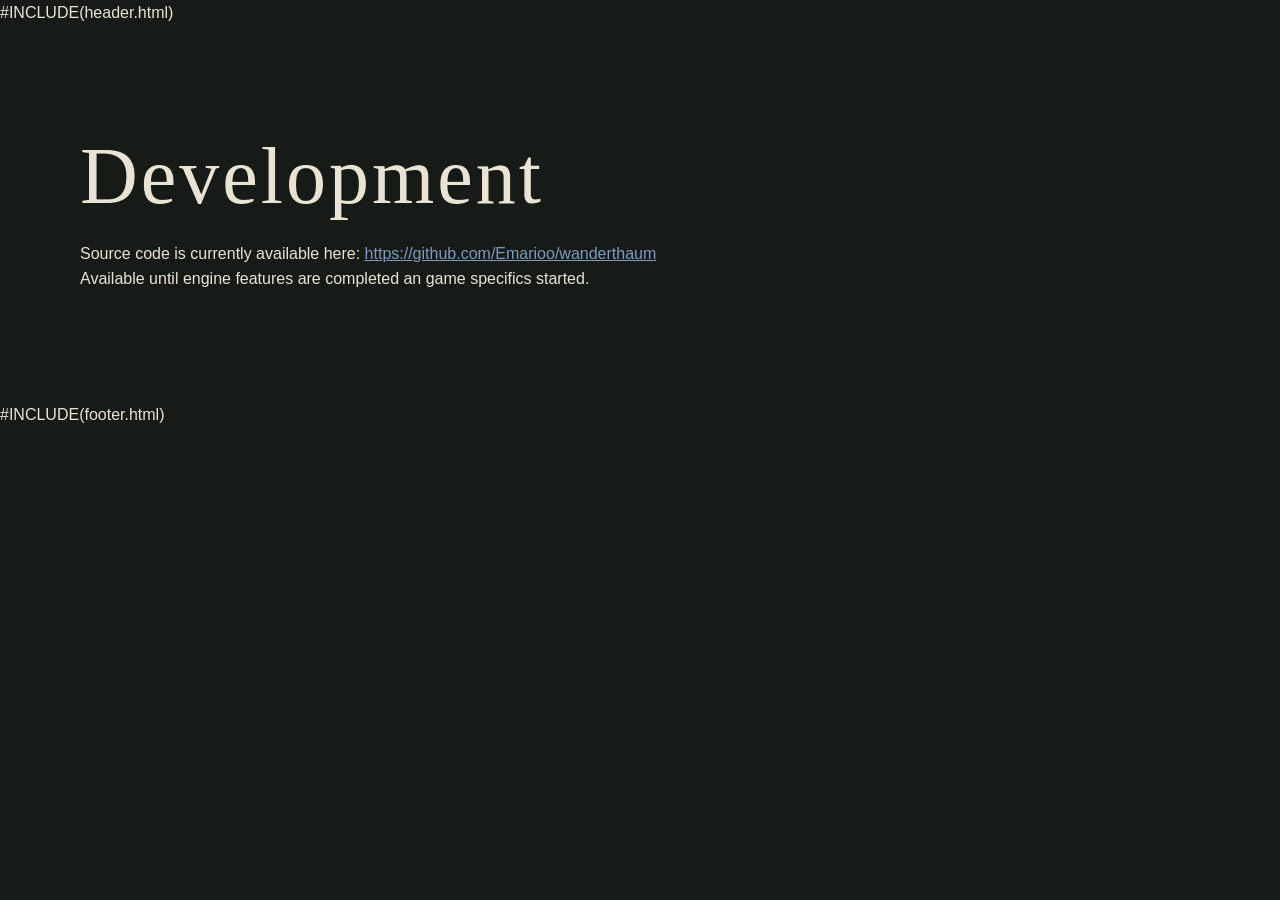
<file: public/dev.html>
<!DOCTYPE html>
<html lang="en">
<head>
    <meta charset="UTF-8">
    <meta name="viewport" content="width=device-width, initial-scale=1.0">
    <meta name="theme-color" content="#171b17">
    <title>Wanderthaum — The Living World</title>
    <meta name="description" content="Wanderthaum is a fantasy adventure about exploration, discovery, and finding your own path.">

    <link rel="apple-touch-icon" sizes="180x180" href="img/favicon_io/apple-touch-icon.png">
    <link rel="icon" type="image/png" sizes="32x32" href="img/favicon_io/favicon-32x32.png">
    <link rel="icon" type="image/png" sizes="16x16" href="img/favicon_io/favicon-16x16.png">
    <link rel="manifest" href="img/favicon_io/site.webmanifest">

    <script src="script.js"></script>
    <link rel="stylesheet" href="style.css">

</head>

<body>

#INCLUDE(header.html)

<main>

    <section class="container">
        
        <h1>Development</h1>
        <p>
        Source code is currently available here: <a href="https://github.com/Emarioo/wanderthaum">https://github.com/Emarioo/wanderthaum</a>
        </p>
        <p>
        Available until engine features are completed an game specifics started.
        </p>

    </section>

</main>

#INCLUDE(footer.html)

</body>
</html>
</file>
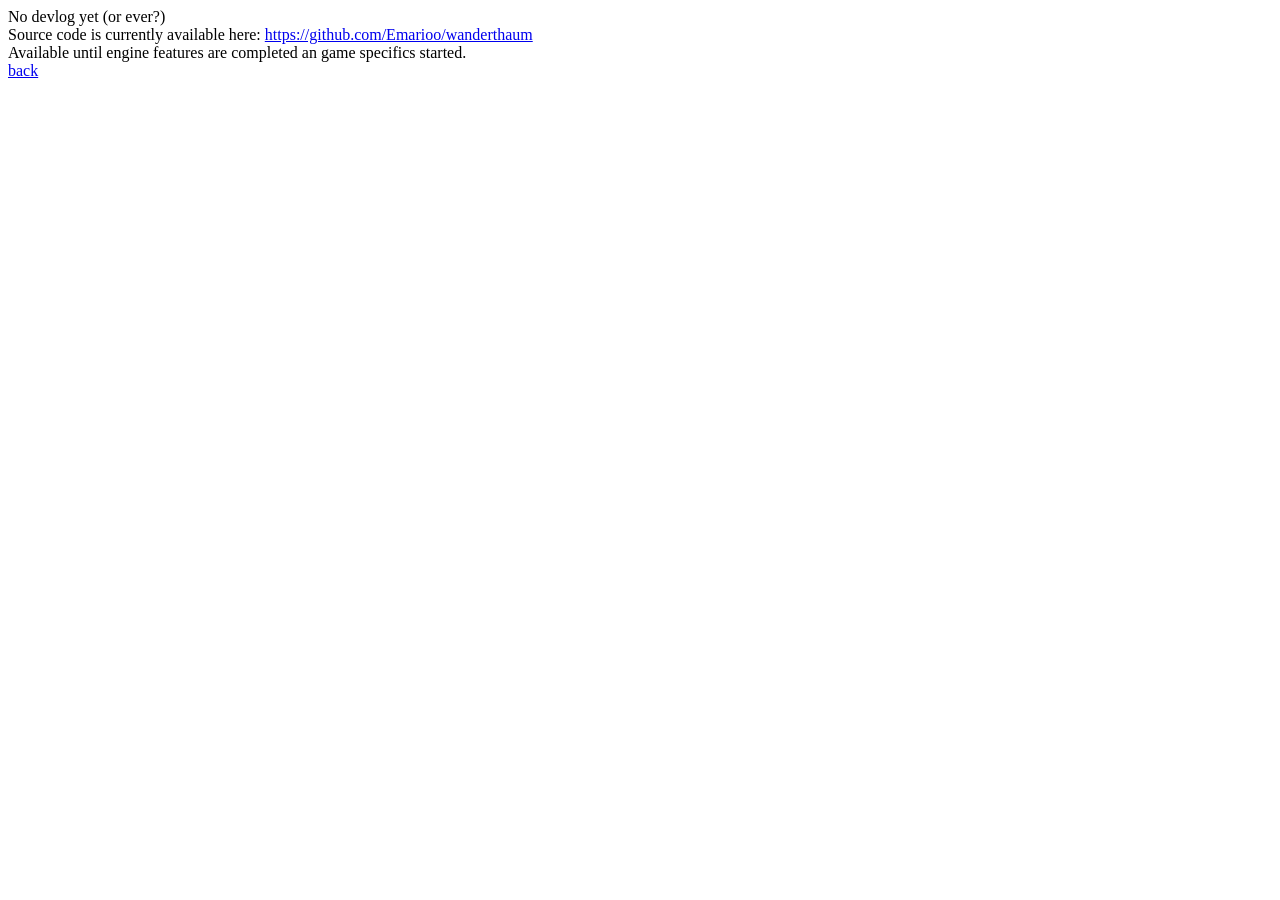
<file: public/devlog.html>
<!DOCTYPE html>
<html lang="en">
<head>
    <meta charset="UTF-8">
    <meta name="viewport" content="width=device-width, initial-scale=1.0">
    <meta name="theme-color" content="#171b17">
    <title>Wanderthaum — The Living World</title>
    <meta name="description" content="Wanderthaum is a fantasy adventure about exploration, discovery, and finding your own path.">

    <link rel="apple-touch-icon" sizes="180x180" href="img/favicon_io/apple-touch-icon.png">
    <link rel="icon" type="image/png" sizes="32x32" href="img/favicon_io/favicon-32x32.png">
    <link rel="icon" type="image/png" sizes="16x16" href="img/favicon_io/favicon-16x16.png">
    <link rel="manifest" href="img/favicon_io/site.webmanifest">

</head>
<body>

No devlog yet (or ever?)  <br>

Source code is currently available here: <a href="https://github.com/Emarioo/wanderthaum">https://github.com/Emarioo/wanderthaum</a>   <br>

Available until engine features are completed an game specifics started.  <br>


<a href="index.html" class="logo">back</a>

</body>
</html>
</file>
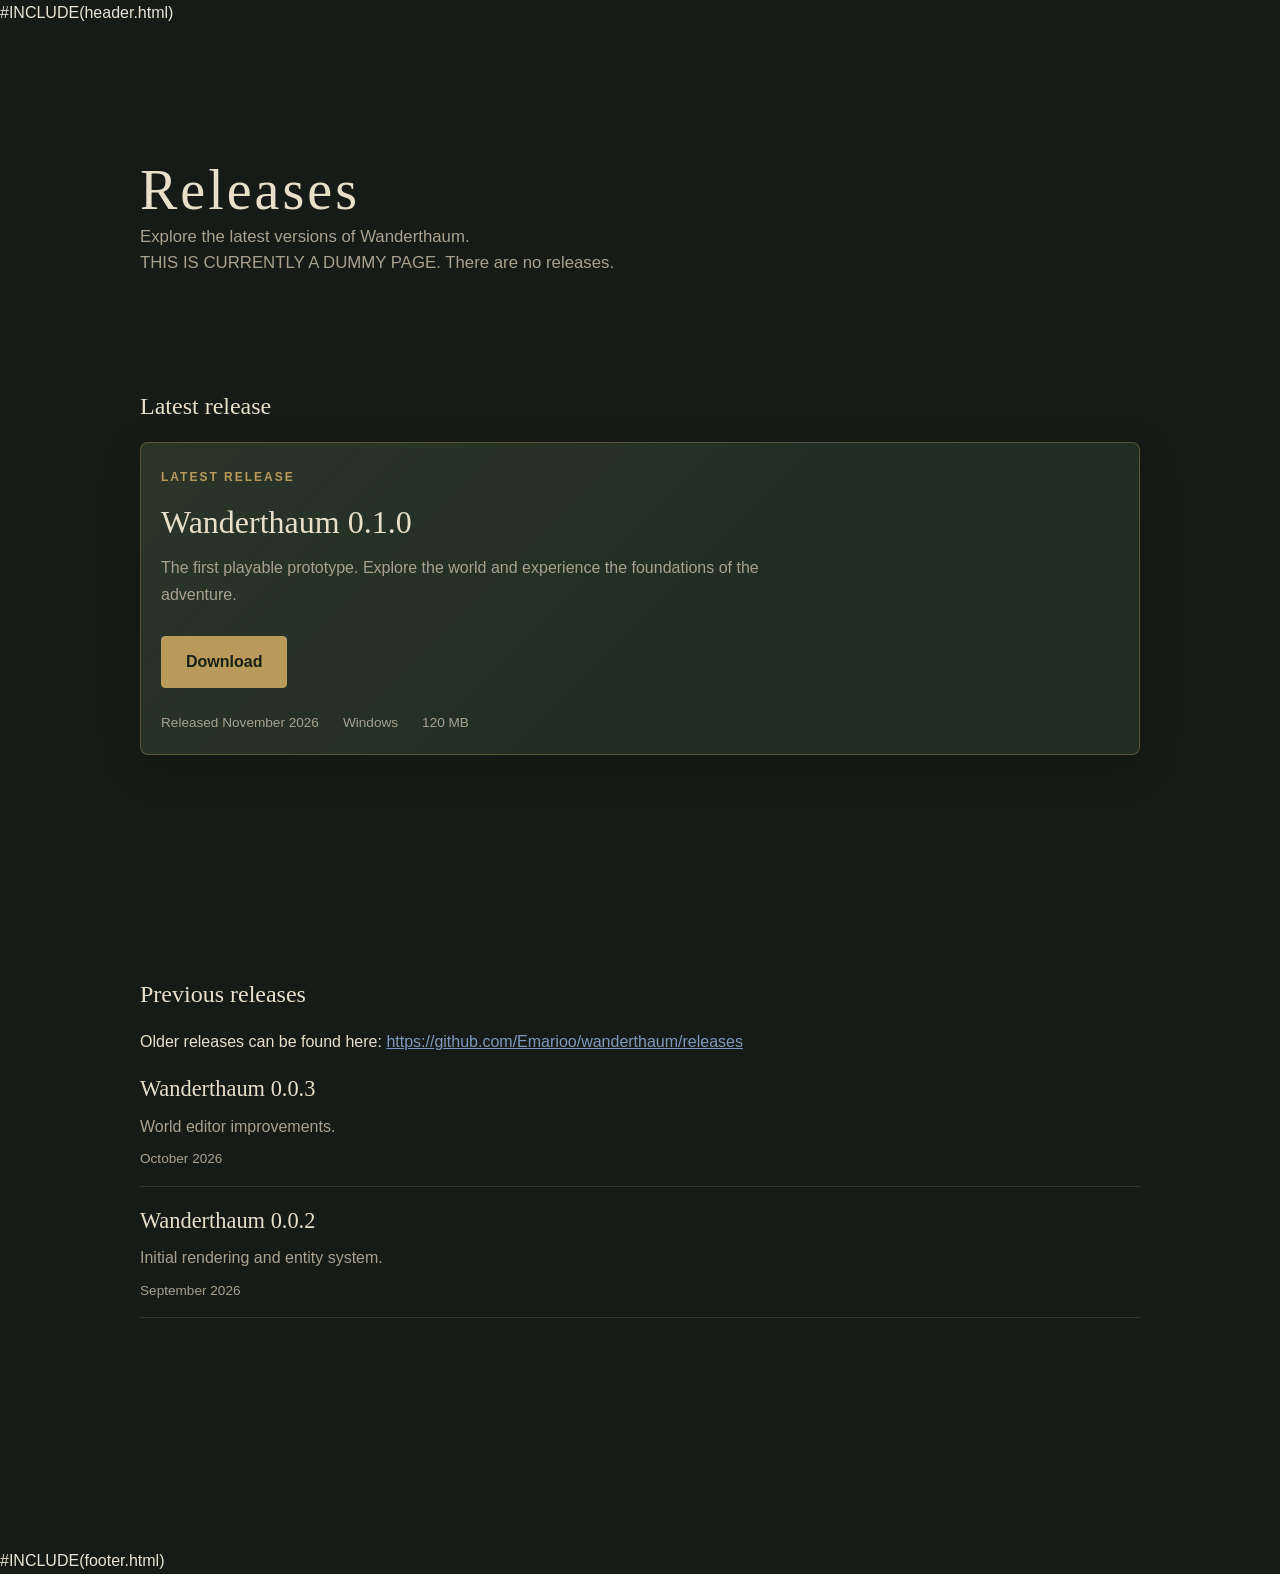
<file: public/releases.html>
<!DOCTYPE html>
<html lang="en">
<head>
    <meta charset="UTF-8">
    <meta name="viewport" content="width=device-width, initial-scale=1.0">
    <meta name="theme-color" content="#171b17">
    <title>Wanderthaum — The Living World</title>
    <meta name="description" content="Wanderthaum is a fantasy adventure about exploration, discovery, and finding your own path.">

    <link rel="apple-touch-icon" sizes="180x180" href="img/favicon_io/apple-touch-icon.png">
    <link rel="icon" type="image/png" sizes="32x32" href="img/favicon_io/favicon-32x32.png">
    <link rel="icon" type="image/png" sizes="16x16" href="img/favicon_io/favicon-16x16.png">
    <link rel="manifest" href="img/favicon_io/site.webmanifest">

    <script src="script.js"></script>
    <link rel="stylesheet" href="style.css">

</head>

<body>

#INCLUDE(header.html)


<main class="releases-page">
    <div class="page-heading">
        <h1>Releases</h1>
        <p>Explore the latest versions of Wanderthaum.</p>
        <p>THIS IS CURRENTLY A DUMMY PAGE. There are no releases.</p>
    </div>

     <section>
        <h2>Latest release</h2>

        <article class="release featured">
            <span class="release-label">Latest release</span>

            <h3>Wanderthaum 0.1.0</h3>

            <p>
                The first playable prototype.
                Explore the world and experience
                the foundations of the adventure.
            </p>

            <div class="release-actions">
                <a href="/downloads/wanderthaum-0.1.0.zip">
                    Download
                </a>
            </div>

            <div class="release-meta">
                <span>Released November 2026</span>
                <span>Windows</span>
                <span>120 MB</span>
            </div>
        </article>
    </section>

    <section>
        <h2>Previous releases</h2>

        <p>
        Older releases can be found here:
        <a href="https://github.com/Emarioo/wanderthaum/releases">https://github.com/Emarioo/wanderthaum/releases</a>
        </p>

        <article class="release">
            <div class="release-info">
                <h3>Wanderthaum 0.0.3</h3>
                <p>World editor improvements.</p>
                <div class="release-meta">
                    <span>October 2026</span>
                </div>
            </div>
        </article>

        <article class="release">
            <div class="release-info">
                <h3>Wanderthaum 0.0.2</h3>
                <p>Initial rendering and entity system.</p>
                <div class="release-meta">
                    <span>September 2026</span>
                </div>
            </div>
        </article>
    </section>
</main>


#INCLUDE(footer.html)

</body>
</html>
</file>
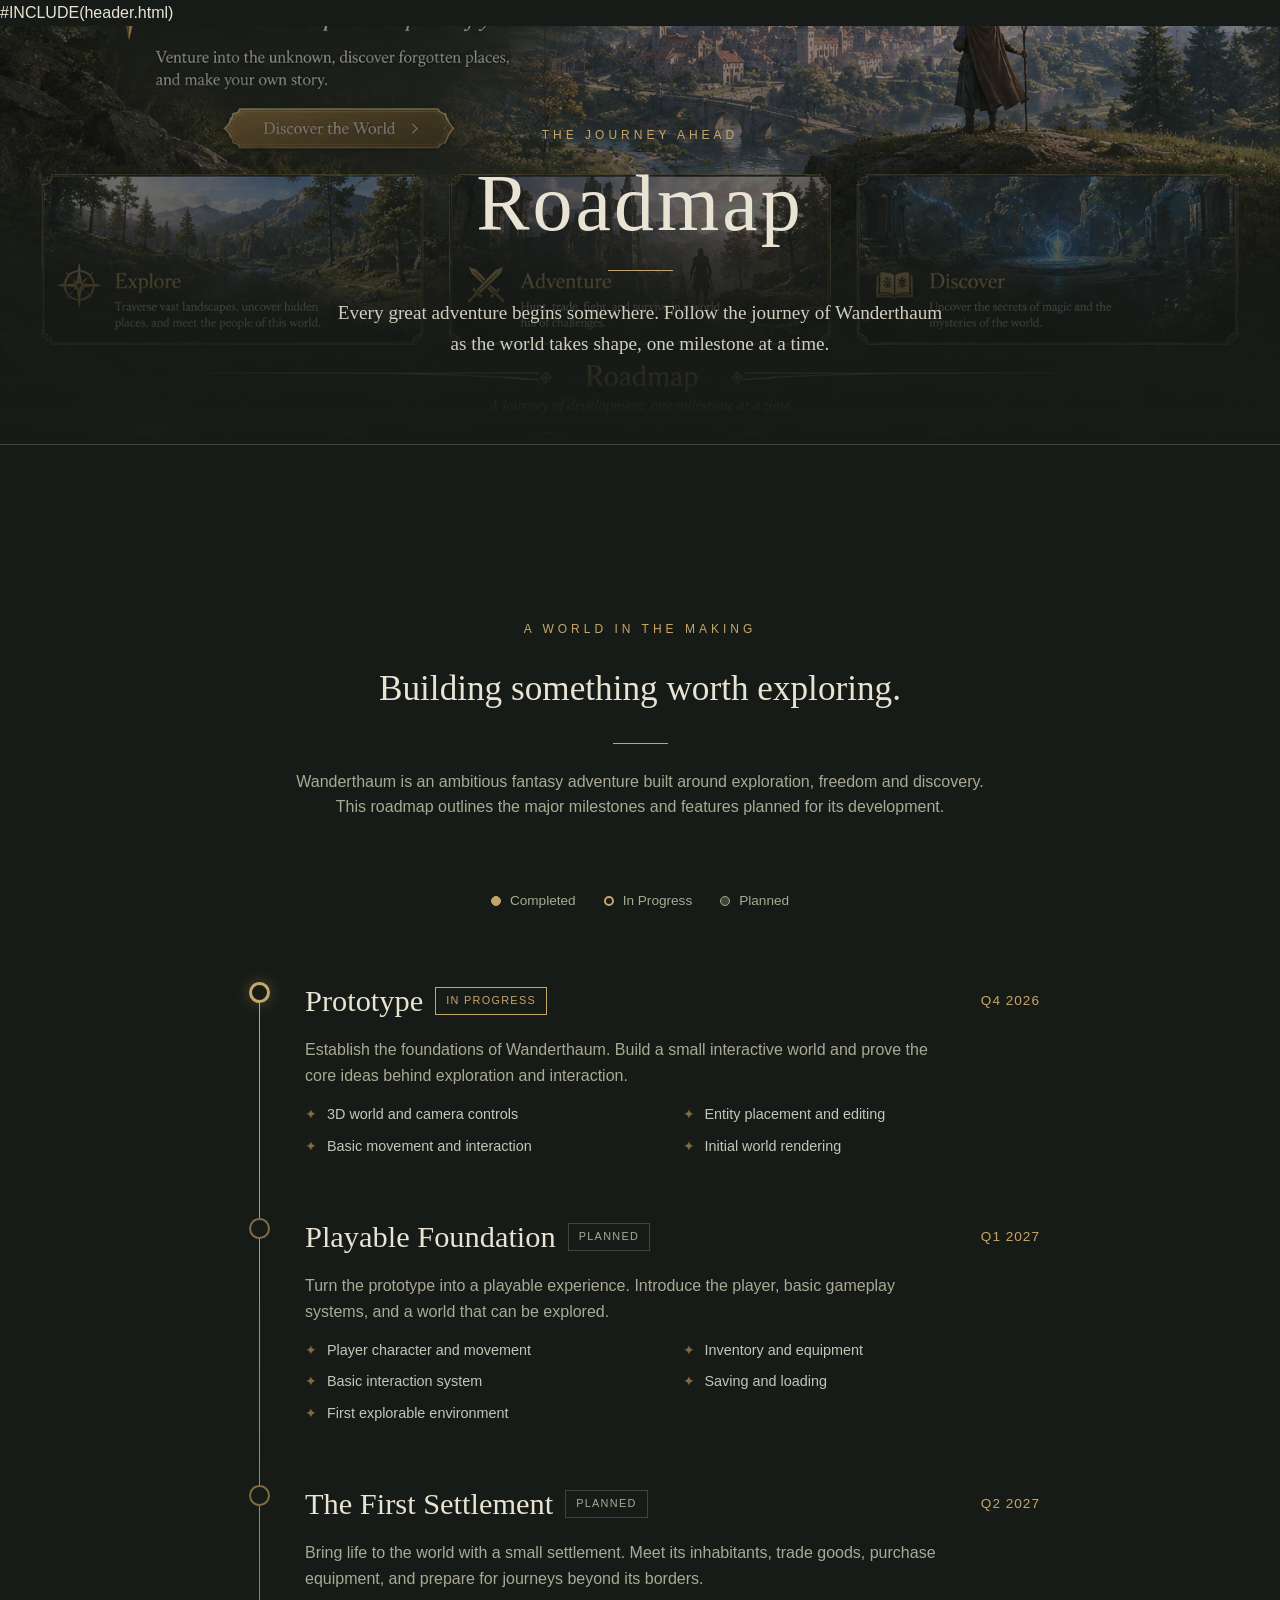
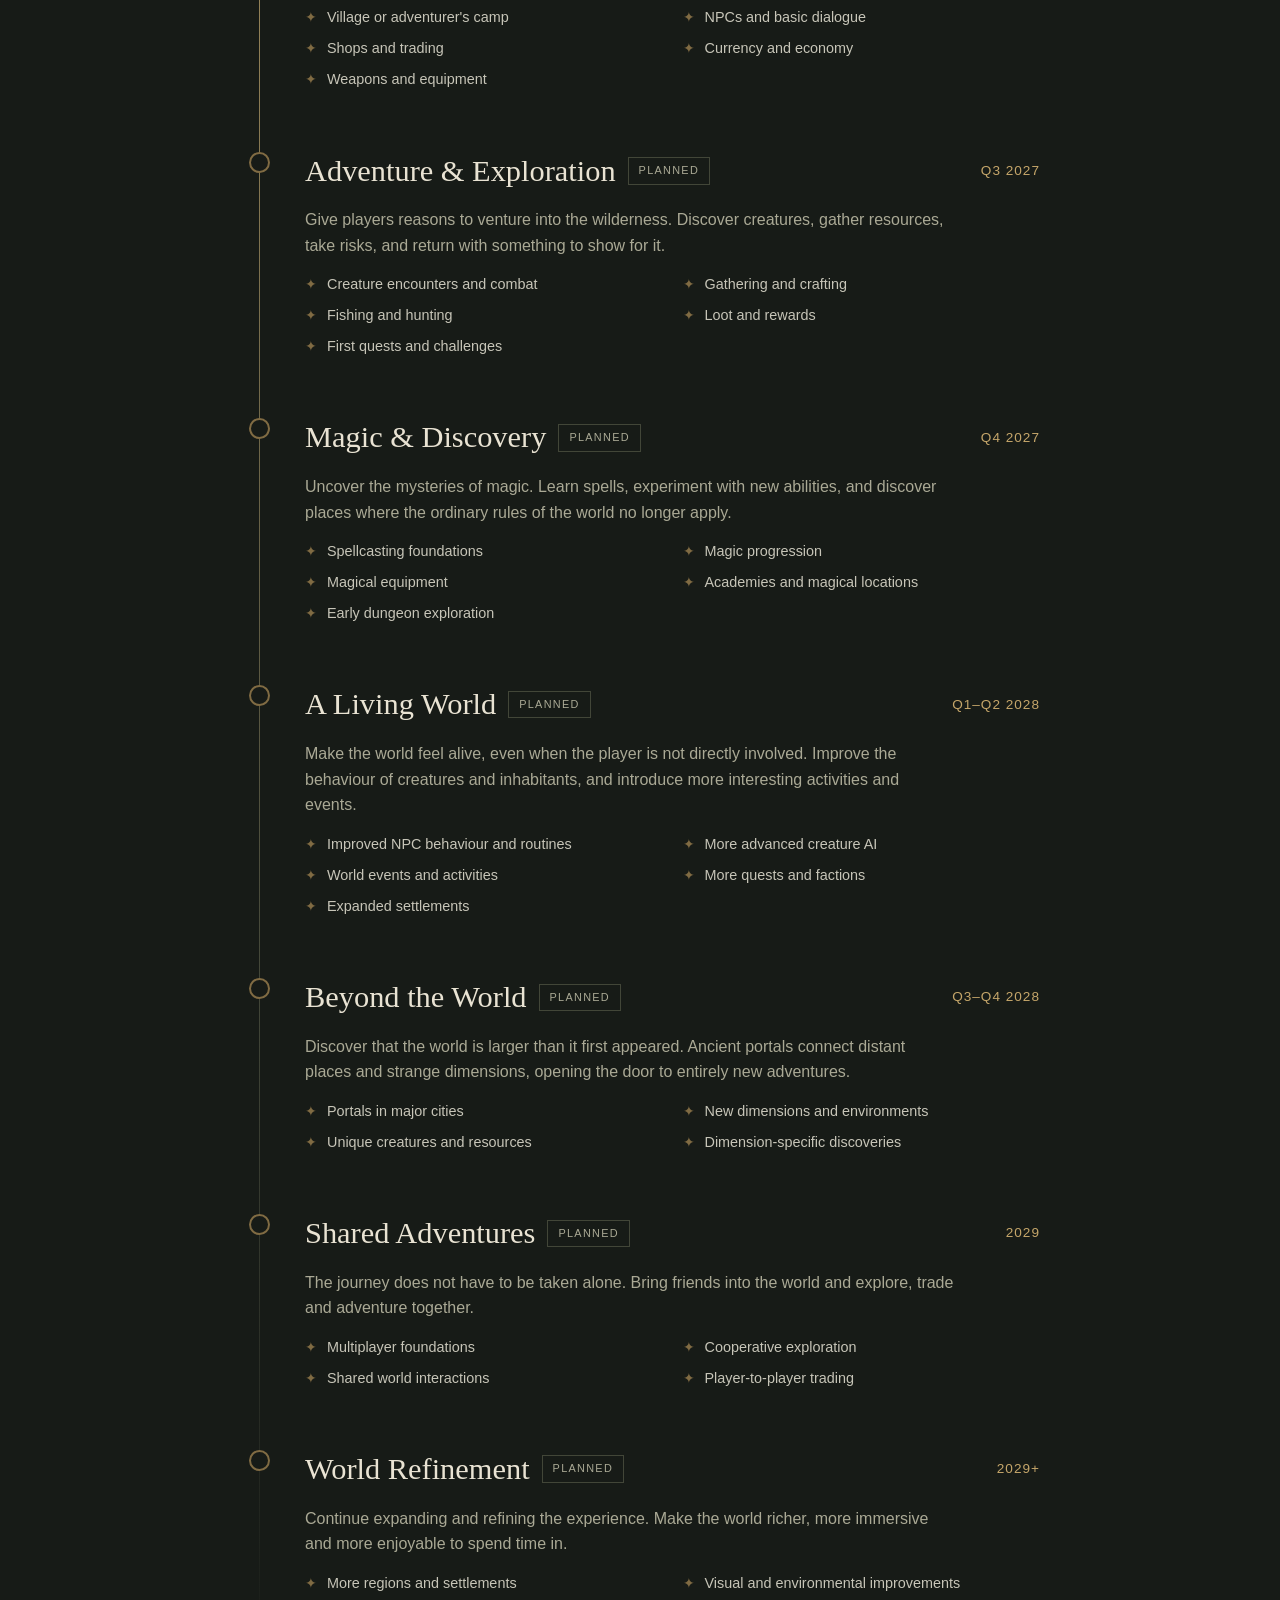
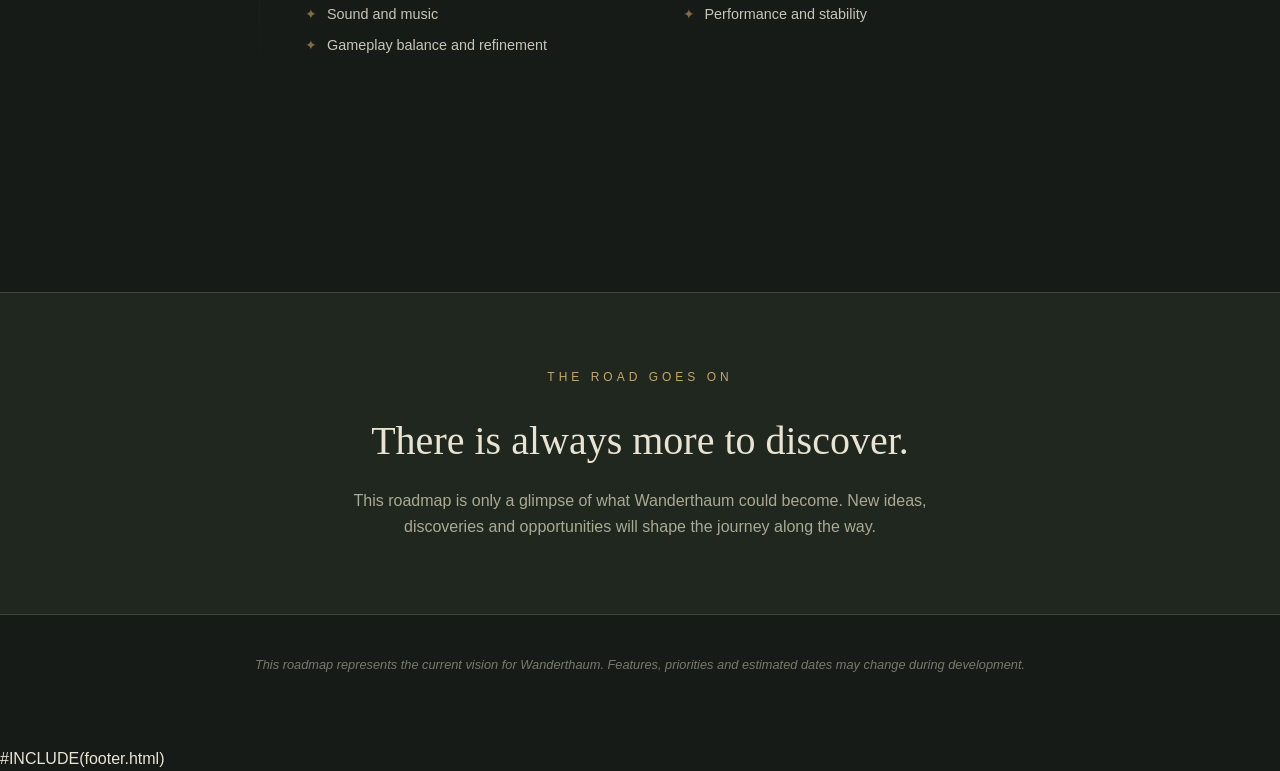
<file: public/roadmap.html>
<!DOCTYPE html>
<html lang="en">
<head>
    <meta charset="UTF-8">
    <meta name="viewport" content="width=device-width, initial-scale=1.0">
    <meta name="theme-color" content="#171b17">
    <title>Roadmap - Wanderthaum</title>
    <meta name="description" content="Follow the development journey of Wanderthaum and discover what lies ahead.">

    <link rel="apple-touch-icon" sizes="180x180" href="img/favicon_io/apple-touch-icon.png">
    <link rel="icon" type="image/png" sizes="32x32" href="img/favicon_io/favicon-32x32.png">
    <link rel="icon" type="image/png" sizes="16x16" href="img/favicon_io/favicon-16x16.png">
    <link rel="manifest" href="img/favicon_io/site.webmanifest">

    <script src="script.js"></script>
    <link rel="stylesheet" href="style.css">

</head>

<body>

#INCLUDE(header.html)

<main>

    <section class="roadmap_hero">
        <div class="roadmap_eyebrow">The journey ahead</div>
        <h1>Roadmap</h1>
        <div class="roadmap_gold-line"></div>
        <p>
            Every great adventure begins somewhere.
            Follow the journey of Wanderthaum as the world
            takes shape, one milestone at a time.
        </p>
    </section>

    <section class="container">
        <div class="intro">
            <div class="eyebrow">A world in the making</div>
            <h2 style="font-size: 2.2rem;">Building something worth exploring.</h2>
            <div class="gold-line"></div>
            <p>
                Wanderthaum is an ambitious fantasy adventure built around
                exploration, freedom and discovery. This roadmap outlines
                the major milestones and features planned for its development.
            </p>
        </div>

        <div class="legend">
            <div class="legend-item">
                <span class="dot completed"></span>
                Completed
            </div>
            <div class="legend-item">
                <span class="dot progress"></span>
                In Progress
            </div>
            <div class="legend-item">
                <span class="dot"></span>
                Planned
            </div>
        </div>

        <div class="timeline">

            <!-- PROTOTYPE -->

            <article class="milestone current">
                <div class="milestone-marker"></div>

                <div class="milestone-header">
                    <h2>Prototype</h2>
                    <span class="status progress">In Progress</span>
                    <span class="date">Q4 2026</span>
                </div>

                <p>
                    Establish the foundations of Wanderthaum.
                    Build a small interactive world and prove the
                    core ideas behind exploration and interaction.
                </p>

                <ul>
                    <li>3D world and camera controls</li>
                    <li>Entity placement and editing</li>
                    <li>Basic movement and interaction</li>
                    <li>Initial world rendering</li>
                </ul>
            </article>

            <!-- FOUNDATION -->

            <article class="milestone">
                <div class="milestone-marker"></div>

                <div class="milestone-header">
                    <h2>Playable Foundation</h2>
                    <span class="status">Planned</span>
                    <span class="date">Q1 2027</span>
                </div>

                <p>
                    Turn the prototype into a playable experience.
                    Introduce the player, basic gameplay systems,
                    and a world that can be explored.
                </p>

                <ul>
                    <li>Player character and movement</li>
                    <li>Inventory and equipment</li>
                    <li>Basic interaction system</li>
                    <li>Saving and loading</li>
                    <li>First explorable environment</li>
                </ul>
            </article>

            <!-- SETTLEMENT -->

            <article class="milestone">
                <div class="milestone-marker"></div>

                <div class="milestone-header">
                    <h2>The First Settlement</h2>
                    <span class="status">Planned</span>
                    <span class="date">Q2 2027</span>
                </div>

                <p>
                    Bring life to the world with a small settlement.
                    Meet its inhabitants, trade goods, purchase equipment,
                    and prepare for journeys beyond its borders.
                </p>

                <ul>
                    <li>Village or adventurer's camp</li>
                    <li>NPCs and basic dialogue</li>
                    <li>Shops and trading</li>
                    <li>Currency and economy</li>
                    <li>Weapons and equipment</li>
                </ul>
            </article>

            <!-- ADVENTURE -->

            <article class="milestone">
                <div class="milestone-marker"></div>

                <div class="milestone-header">
                    <h2>Adventure & Exploration</h2>
                    <span class="status">Planned</span>
                    <span class="date">Q3 2027</span>
                </div>

                <p>
                    Give players reasons to venture into the wilderness.
                    Discover creatures, gather resources, take risks,
                    and return with something to show for it.
                </p>

                <ul>
                    <li>Creature encounters and combat</li>
                    <li>Gathering and crafting</li>
                    <li>Fishing and hunting</li>
                    <li>Loot and rewards</li>
                    <li>First quests and challenges</li>
                </ul>
            </article>

            <!-- MAGIC -->

            <article class="milestone">
                <div class="milestone-marker"></div>

                <div class="milestone-header">
                    <h2>Magic & Discovery</h2>
                    <span class="status">Planned</span>
                    <span class="date">Q4 2027</span>
                </div>

                <p>
                    Uncover the mysteries of magic. Learn spells,
                    experiment with new abilities, and discover
                    places where the ordinary rules of the world
                    no longer apply.
                </p>

                <ul>
                    <li>Spellcasting foundations</li>
                    <li>Magic progression</li>
                    <li>Magical equipment</li>
                    <li>Academies and magical locations</li>
                    <li>Early dungeon exploration</li>
                </ul>
            </article>

            <!-- LIVING WORLD -->

            <article class="milestone">
                <div class="milestone-marker"></div>

                <div class="milestone-header">
                    <h2>A Living World</h2>
                    <span class="status">Planned</span>
                    <span class="date">Q1–Q2 2028</span>
                </div>

                <p>
                    Make the world feel alive, even when the player
                    is not directly involved. Improve the behaviour
                    of creatures and inhabitants, and introduce
                    more interesting activities and events.
                </p>

                <ul>
                    <li>Improved NPC behaviour and routines</li>
                    <li>More advanced creature AI</li>
                    <li>World events and activities</li>
                    <li>More quests and factions</li>
                    <li>Expanded settlements</li>
                </ul>
            </article>

            <!-- DIMENSIONS -->

            <article class="milestone">
                <div class="milestone-marker"></div>

                <div class="milestone-header">
                    <h2>Beyond the World</h2>
                    <span class="status">Planned</span>
                    <span class="date">Q3–Q4 2028</span>
                </div>

                <p>
                    Discover that the world is larger than it first
                    appeared. Ancient portals connect distant places
                    and strange dimensions, opening the door to
                    entirely new adventures.
                </p>

                <ul>
                    <li>Portals in major cities</li>
                    <li>New dimensions and environments</li>
                    <li>Unique creatures and resources</li>
                    <li>Dimension-specific discoveries</li>
                </ul>
            </article>

            <!-- MULTIPLAYER -->

            <article class="milestone">
                <div class="milestone-marker"></div>

                <div class="milestone-header">
                    <h2>Shared Adventures</h2>
                    <span class="status">Planned</span>
                    <span class="date">2029</span>
                </div>

                <p>
                    The journey does not have to be taken alone.
                    Bring friends into the world and explore,
                    trade and adventure together.
                </p>

                <ul>
                    <li>Multiplayer foundations</li>
                    <li>Cooperative exploration</li>
                    <li>Shared world interactions</li>
                    <li>Player-to-player trading</li>
                </ul>
            </article>

            <!-- POLISH -->

            <article class="milestone">
                <div class="milestone-marker"></div>

                <div class="milestone-header">
                    <h2>World Refinement</h2>
                    <span class="status">Planned</span>
                    <span class="date">2029+</span>
                </div>

                <p>
                    Continue expanding and refining the experience.
                    Make the world richer, more immersive and more
                    enjoyable to spend time in.
                </p>

                <ul>
                    <li>More regions and settlements</li>
                    <li>Visual and environmental improvements</li>
                    <li>Sound and music</li>
                    <li>Performance and stability</li>
                    <li>Gameplay balance and refinement</li>
                </ul>
            </article>

        </div>
    </section>

    <section class="future">
        <div class="eyebrow">The road goes on</div>
        <h2>There is always more to discover.</h2>
        <p>
            This roadmap is only a glimpse of what Wanderthaum
            could become. New ideas, discoveries and opportunities
            will shape the journey along the way.
        </p>
    </section>

    <div class="disclaimer">
        This roadmap represents the current vision for Wanderthaum.
        Features, priorities and estimated dates may change during development.
    </div>

</main>


#INCLUDE(footer.html)

</body>
</html>
</file>
<file: public/style.css>
:root {
    --background: #171b17;
    --background-light: #20271f;
    --text: #e9e3d3;
    --muted: #aaa995;
    --gold: #c5a66a;
    --gold-dim: #806b43;
    --border: #424638;
    --serif: Georgia, "Times New Roman", serif;
    --sans: "Segoe UI", sans-serif;
}

* {
    box-sizing: border-box;
    margin: 0;
    padding: 0;
}

html {
    scroll-behavior: smooth;
}

body {
    background: var(--background);
    color: var(--text);
    font-family: var(--sans);
    line-height: 1.6;
}

a {
    color: inherit;
    text-decoration: none;
}

p a {
    color: #7b9abe;
    text-decoration: underline;
}

p a:hover {
    color:  #5de4fc;
    text-decoration: underline;
}

.container {
    width: min(1120px, 90%);
    margin: auto;
}

/* Navigation */

header {
    position: absolute;
    top: 0;
    left: 0;
    width: 100%;
    z-index: 10;
    border-bottom: 1px solid #ffffff20;
    
    /* header { */
    /* border-bottom: 1px solid var(--border); */
    /* background: #171b17AA; */
    background: #181f18;
}

nav {
    min-height: 76px;
    display: flex;
    align-items: center;
    justify-content: space-between;
    gap: 25px;
}

.logo {
    font-family: var(--serif);
    font-size: 1.65rem;
    letter-spacing: 2px;
    color: var(--gold);
}

.nav-links {
    display: flex;
    gap: 32px;
    font-size: 0.9rem;
    color: #ddd8ca;
}

.nav-links a {
    /* background-color: #223625AA; */
    padding: 5px;
    border-radius: 5px;
    font-weight: bold;
}

.nav-links a:hover,
.nav-links a.active {
    color: var(--gold);
}

/* Hero */

.hero {
    min-height: 760px;
    height: 95vh;
    max-height: 1000px;
    position: relative;
    display: flex;
    align-items: center;
    text-align: center;
    background:
        linear-gradient(to bottom, #10151055, #171b17 100%),
        linear-gradient(to right, #10151088, #10151022, #10151088),
        url("img/mini_page.png") center 55% / cover;
}

.hero-content {
    width: min(800px, 90%);
    margin: 60px auto 0;
}

.eyebrow {
    color: var(--gold);
    text-transform: uppercase;
    letter-spacing: 4px;
    font-size: 0.75rem;
    margin-bottom: 22px;
}

h1, h2, h3 {
    font-family: var(--serif);
    font-weight: normal;
}

h1 {
    /* font-size: clamp(3.5rem, 9vw, 6.5rem); */
    font-size: clamp(3rem, 7vw, 5rem);
    line-height: 1;
    letter-spacing: 3px;
    margin-bottom: 25px;
}

.hero p {
    max-width: 580px;
    margin: auto;
    color: #e0dfd4;
    font-size: 1.15rem;
}

.hero-buttons {
    display: flex;
    justify-content: center;
    gap: 14px;
    margin-top: 38px;
    flex-wrap: wrap;
}

.button {
    display: inline-block;
    padding: 13px 27px;
    border: 1px solid var(--gold);
    color: var(--gold);
    text-transform: uppercase;
    letter-spacing: 1.5px;
    font-size: 0.78rem;
    transition: 0.2s;
}

.button.primary {
    background: var(--gold);
    color: #171b17;
}

.button:hover {
    background: #e0c58d;
    color: #171b17;
}

/* General sections */

section {
    padding: 110px 0;
}

.section-heading {
    text-align: center;
    max-width: 680px;
    margin: 0 auto 55px;
}

.section-heading h2 {
    font-size: clamp(2.2rem, 5vw, 3.5rem);
    margin-bottom: 18px;
}

.section-heading p {
    color: var(--muted);
}

.gold-line {
    width: 55px;
    height: 1px;
    background: var(--gold);
    margin: 25px auto;
}

/* Introduction */

.introduction {
    text-align: center;
    background: var(--background);
}

.introduction .description {
    max-width: 760px;
    margin: auto;
    color: #c5c4b7;
    font-family: var(--serif);
    font-size: 1.35rem;
    line-height: 1.9;
}

/* World image */

.world-section {
    padding-top: 20px;
}

.world-image {
    height: 480px;
    background:
        linear-gradient(#171b1740, #171b1770),
        url("img/mini_page.png") center / cover;
    border: 1px solid var(--border);
    display: flex;
    align-items: end;
    padding: 35px;
}

.world-image p {
    font-family: var(--serif);
    font-size: 1.6rem;
    max-width: 420px;
}

/* Features */

.features {
    background: var(--background-light);
}

.feature-grid {
    display: grid;
    grid-template-columns: repeat(3, 1fr);
    gap: 25px;
}

.feature {
    border-top: 1px solid var(--border);
    padding-top: 25px;
}

.feature-image {
    height: 190px;
    margin-bottom: 25px;
    background-position: center;
    background-size: cover;
    border: 1px solid var(--border);
}

.feature h3 {
    font-size: 1.55rem;
    margin-bottom: 12px;
}

.feature p {
    color: var(--muted);
    font-size: 0.95rem;
}

.feature:nth-child(1) .feature-image {
    background-image: url("images/exploration.jpg");
}

.feature:nth-child(2) .feature-image {
    background-image: url("images/adventure.jpg");
}

.feature:nth-child(3) .feature-image {
    background-image: url("images/magic.jpg");
}

/* Development */

.development {
    text-align: center;
}

.development-content {
    max-width: 700px;
    margin: auto;
}

.development h2 {
    font-size: 2.8rem;
    margin-bottom: 20px;
}

.development p {
    color: var(--muted);
    margin-bottom: 30px;
}

/* Footer */

footer {
    border-top: 1px solid var(--border);
    padding: 35px 0;
    color: var(--muted);
    font-size: 0.85rem;
}

.footer-content {
    display: flex;
    justify-content: space-between;
    gap: 20px;
    flex-wrap: wrap;
}

@media (max-width: 650px) {
    nav {
        padding: 18px 0;
        align-items: flex-start;
        flex-direction: column;
    }

    .nav-links {
        gap: 15px;
        font-size: 0.8rem;
    }

    .hero {
        min-height: 650px;
        /* padding: 80px 20px 65px; */
    }

    .feature-grid {
        grid-template-columns: 1fr;
        gap: 45px;
    }

    .feature-image {
        height: 240px;
    }

    .world-image {
        height: 340px;
    }

    section {
        padding: 75px 0;
    }
    
    .milestone-header {
        gap: 8px;
    }

    .milestone h2 {
        width: 100%;
        font-size: 1.65rem;
    }

    .date {
        margin-left: 0;
    }

    .milestone ul {
        grid-template-columns: 1fr;
    }

    .timeline {
        margin-left: 0;
    }

    .milestone {
        padding-left: 55px;
    }
}

@media (max-width: 480px) {
    nav {
        align-items: flex-start;
        padding: 18px 0;
        flex-direction: column;
        gap: 12px;
    }

    .nav-links {
        flex-wrap: wrap;
    }

    .hero {
        min-height: 620px;
    }
}



/* 
:root {
    --background: #171b17;
    --background-light: #20271f;
    --text: #e9e3d3;
    --muted: #aaa995;
    --gold: #c5a66a;
    --gold-dim: #806b43;
    --border: #424638;
    --serif: Georgia, "Times New Roman", serif;
    --sans: "Segoe UI", sans-serif;
} */

/* * {
    box-sizing: border-box;
    margin: 0;
    padding: 0;
} */

/* html {
    scroll-behavior: smooth;
} */

/* body {
    background: var(--background);
    color: var(--text);
    font-family: var(--sans);
    line-height: 1.6;
} */

/* a {
    color: inherit;
    text-decoration: none;
}

.container {
    width: min(1000px, 90%);
    margin: auto;
} */

/* Navigation */

/* header {
    border-bottom: 1px solid var(--border);
    background: #171b17ee;
} */

/* nav {
    min-height: 76px;
    display: flex;
    align-items: center;
    justify-content: space-between;
    gap: 25px;
} */

/* DIFF */
/* .logo {
    font-family: var(--serif);
    font-size: 1.55rem;
    letter-spacing: 2px;
    color: var(--gold);
    white-space: nowrap;
} */

/* .nav-links {
    display: flex;
    gap: 30px;
    font-size: 0.9rem;
    color: var(--muted);
} */

/* .nav-links a:hover,
.nav-links a.active {
    color: var(--gold);
} */

/* Page introduction */

.roadmap_hero {
    text-align: center;
    padding: 100px 20px 85px;
    background:
        linear-gradient(to bottom, #171b1770, var(--background)),
        url("img/mini_page.png") center 45% / cover;
    border-bottom: 1px solid var(--border);
}

.roadmap_eyebrow {
    color: var(--gold);
    text-transform: uppercase;
    letter-spacing: 4px;
    font-size: 0.75rem;
    margin-bottom: 18px;
}
/* 
h1, h2, h3 {
    font-family: var(--serif);
    font-weight: normal;
} */

/* h1 {
    font-size: clamp(3rem, 7vw, 5rem);
    line-height: 1.1;
    margin-bottom: 20px;
} */

.roadmap_hero p {
    max-width: 620px;
    margin: auto;
    color: #d0cebf;
    font-family: var(--serif);
    font-size: 1.2rem;
}

.roadmap_gold-line {
    width: 65px;
    height: 1px;
    background: var(--gold);
    margin: 27px auto;
}

/* Roadmap introduction */

.intro {
    text-align: center;
    padding: 65px 0 35px;
}

.intro p {
    max-width: 700px;
    margin: auto;
    color: var(--muted);
}

/* Legend */

.legend {
    display: flex;
    justify-content: center;
    flex-wrap: wrap;
    gap: 28px;
    margin: 35px 0 65px;
    color: var(--muted);
    font-size: 0.85rem;
}

.legend-item {
    display: flex;
    align-items: center;
    gap: 9px;
}

.dot {
    width: 10px;
    height: 10px;
    border-radius: 50%;
    background: var(--border);
    border: 1px solid var(--muted);
}

.dot.completed {
    background: var(--gold);
    border-color: var(--gold);
}

.dot.progress {
    background: var(--background);
    border: 2px solid var(--gold);
}

/* Timeline */

.timeline {
    position: relative;
    max-width: 800px;
    margin: 0 auto;
    padding-bottom: 70px;
}

.timeline::before {
    content: "";
    position: absolute;
    left: 19px;
    top: 10px;
    bottom: 110px;
    width: 1px;
    background: linear-gradient(
        to bottom,
        var(--gold),
        var(--border) 70%,
        transparent
    );
}

.milestone {
    position: relative;
    padding-left: 65px;
    margin-bottom: 55px;
}

.milestone-marker {
    position: absolute;
    left: 9px;
    top: 5px;
    width: 21px;
    height: 21px;
    border-radius: 50%;
    border: 2px solid var(--gold-dim);
    background: var(--background);
    z-index: 1;
}

.milestone.completed .milestone-marker {
    background: var(--gold);
    border-color: var(--gold);
    box-shadow: 0 0 15px #c5a66a55;
}

.milestone.current .milestone-marker {
    border: 3px solid var(--gold);
    box-shadow: 0 0 15px #c5a66a55;
}

.milestone-header {
    display: flex;
    align-items: center;
    flex-wrap: wrap;
    gap: 12px;
    margin-bottom: 12px;
}

.milestone h2 {
    font-size: 1.9rem;
}

.date {
    color: var(--gold);
    font-size: 0.85rem;
    letter-spacing: 1px;
    margin-left: auto;
}

.status {
    font-size: 0.68rem;
    text-transform: uppercase;
    letter-spacing: 1.3px;
    padding: 4px 10px;
    border: 1px solid var(--border);
    color: var(--muted);
}

.status.completed {
    border-color: #81734f;
    color: var(--gold);
}

.status.progress {
    border-color: var(--gold);
    color: var(--gold);
}

.milestone p {
    color: var(--muted);
    max-width: 650px;
    margin-bottom: 15px;
}

.milestone ul {
    list-style: none;
    display: grid;
    grid-template-columns: repeat(2, minmax(0, 1fr));
    gap: 8px 20px;
    color: #c7c5b8;
    font-size: 0.9rem;
}

.milestone li::before {
    content: "✦";
    color: var(--gold-dim);
    margin-right: 10px;
}

/* Future section */

.future {
    background: var(--background-light);
    border-top: 1px solid var(--border);
    border-bottom: 1px solid var(--border);
    text-align: center;
    padding: 75px 20px;
}

.future h2 {
    font-size: 2.5rem;
    margin-bottom: 15px;
}

.future p {
    max-width: 650px;
    margin: auto;
    color: var(--muted);
}

/* Disclaimer */

.disclaimer {
    text-align: center;
    color: #77796d;
    font-size: 0.8rem;
    font-style: italic;
    padding: 40px 20px 70px;
}


/* =========================================
   RELEASES PAGE
   ========================================= */

.releases-page {
    width: min(100% - 40px, 1000px);
    margin: 0 auto;
    padding: 80px 0 120px;

    color: var(--color-parchment, #e8dfc9);
}

/* Page introduction */

.releases-page .page-heading {
    max-width: 650px;
    margin-bottom: 0px;
    margin-top: 56px;
}

.releases-page .page-heading h1 {
    margin: 0 0 6px;
    font-family: var(--font-heading, Georgia, serif);
    font-size: clamp(2.5rem, 5vw, 3.5rem);
    font-weight: normal;
    /* letter-spacing: -1px; */
}

.releases-page .page-heading p {
    margin: 0;
    color: var(--color-muted, #a9a18e);
    font-size: 1.05rem;
    line-height: 1.6;
}

/* Sections */

.releases-page section {
    margin-bottom: 0px;
}

.releases-page section > h2 {
    margin: 0 0 16px;
    /* font-family: var(--font-heading, Georgia, serif);
    font-size: 1.7rem;
    font-weight: normal; */
}

/* Release articles */

.releases-page .release {
    padding: 16px 0;
    border-bottom: 1px solid rgba(185, 154, 90, 0.2);
}

.releases-page .release h3 {
    margin: 0 0 6px;
    font-family: var(--font-heading, Georgia, serif);
    font-size: 1.4rem;
    font-weight: normal;
}

.releases-page .release p {
    margin: 0;
    color: var(--color-muted, #a9a18e);
    line-height: 1.7;
}

/* Featured / latest release */

.releases-page .release.featured {
    /* padding: 36px; */
    padding: 20px;
    border: 1px solid rgba(185, 154, 90, 0.35);
    border-radius: 8px;

    background:
        linear-gradient(
            135deg,
            rgba(185, 154, 90, 0.08),
            transparent 65%
        ),
        var(--color-surface, #202c24);

    box-shadow: 0 12px 40px rgba(0, 0, 0, 0.15);
}

.releases-page .release.featured h3 {
    font-size: 2rem;
    /* margin-bottom: 12px; */
}

.releases-page .release.featured p {
    max-width: 650px;
}

/* Latest release label */

.releases-page .release-label {
    display: inline-block;
    margin-bottom: 10px;
    color: var(--color-gold, #b99a5a);
    font-size: 0.75rem;
    font-weight: bold;
    letter-spacing: 2px;
    text-transform: uppercase;
}

/* Release metadata */

.releases-page .release-meta {
    display: flex;
    flex-wrap: wrap;
    gap: 10px 24px;
    margin-top: 24px;

    color: var(--color-muted, #a9a18e);
    font-size: 0.85rem;
}

/* Download links and actions */

.releases-page .release-actions {
    display: flex;
    flex-wrap: wrap;
    align-items: center;
    gap: 16px;
    margin-top: 28px;
}

.releases-page .release a {
    color: var(--color-gold, #b99a5a);
    text-decoration: none;
    transition: color 0.2s ease;
}

.releases-page .release a:hover {
    color: #e1c78d;
}

.releases-page .release.featured a {
    display: inline-flex;
    align-items: center;
    justify-content: center;
    padding: 12px 24px;

    border: 1px solid var(--color-gold, #b99a5a);
    border-radius: 4px;

    background: var(--color-gold, #b99a5a);
    color: #172019;

    font-weight: bold;
    text-decoration: none;

    transition:
        background 0.2s ease,
        color 0.2s ease,
        transform 0.2s ease;
}

.releases-page .release.featured a:hover {
    background: transparent;
    color: var(--color-gold, #b99a5a);
    transform: translateY(-2px);
}

/* Previous releases */

.releases-page .release:not(.featured) {
    display: flex;
    align-items: center;
    justify-content: space-between;
    gap: 24px;
}

.releases-page .release:not(.featured) .release-info {
    flex: 1;
}

.releases-page .release:not(.featured) h3 {
    margin-bottom: 6px;
}

.releases-page .release:not(.featured) .release-meta {
    margin-top: 8px;
}

/* Responsive */

@media (max-width: 600px) {
    .releases-page {
        padding-top: 48px;
        padding-bottom: 80px;
    }

    .releases-page .page-heading {
        margin-bottom: 40px;
    }

    .releases-page .release.featured {
        padding: 24px;
    }

    .releases-page .release.featured h3 {
        font-size: 1.7rem;
    }

    .releases-page .release:not(.featured) {
        align-items: flex-start;
        flex-direction: column;
        gap: 12px;
    }
}
</file>
